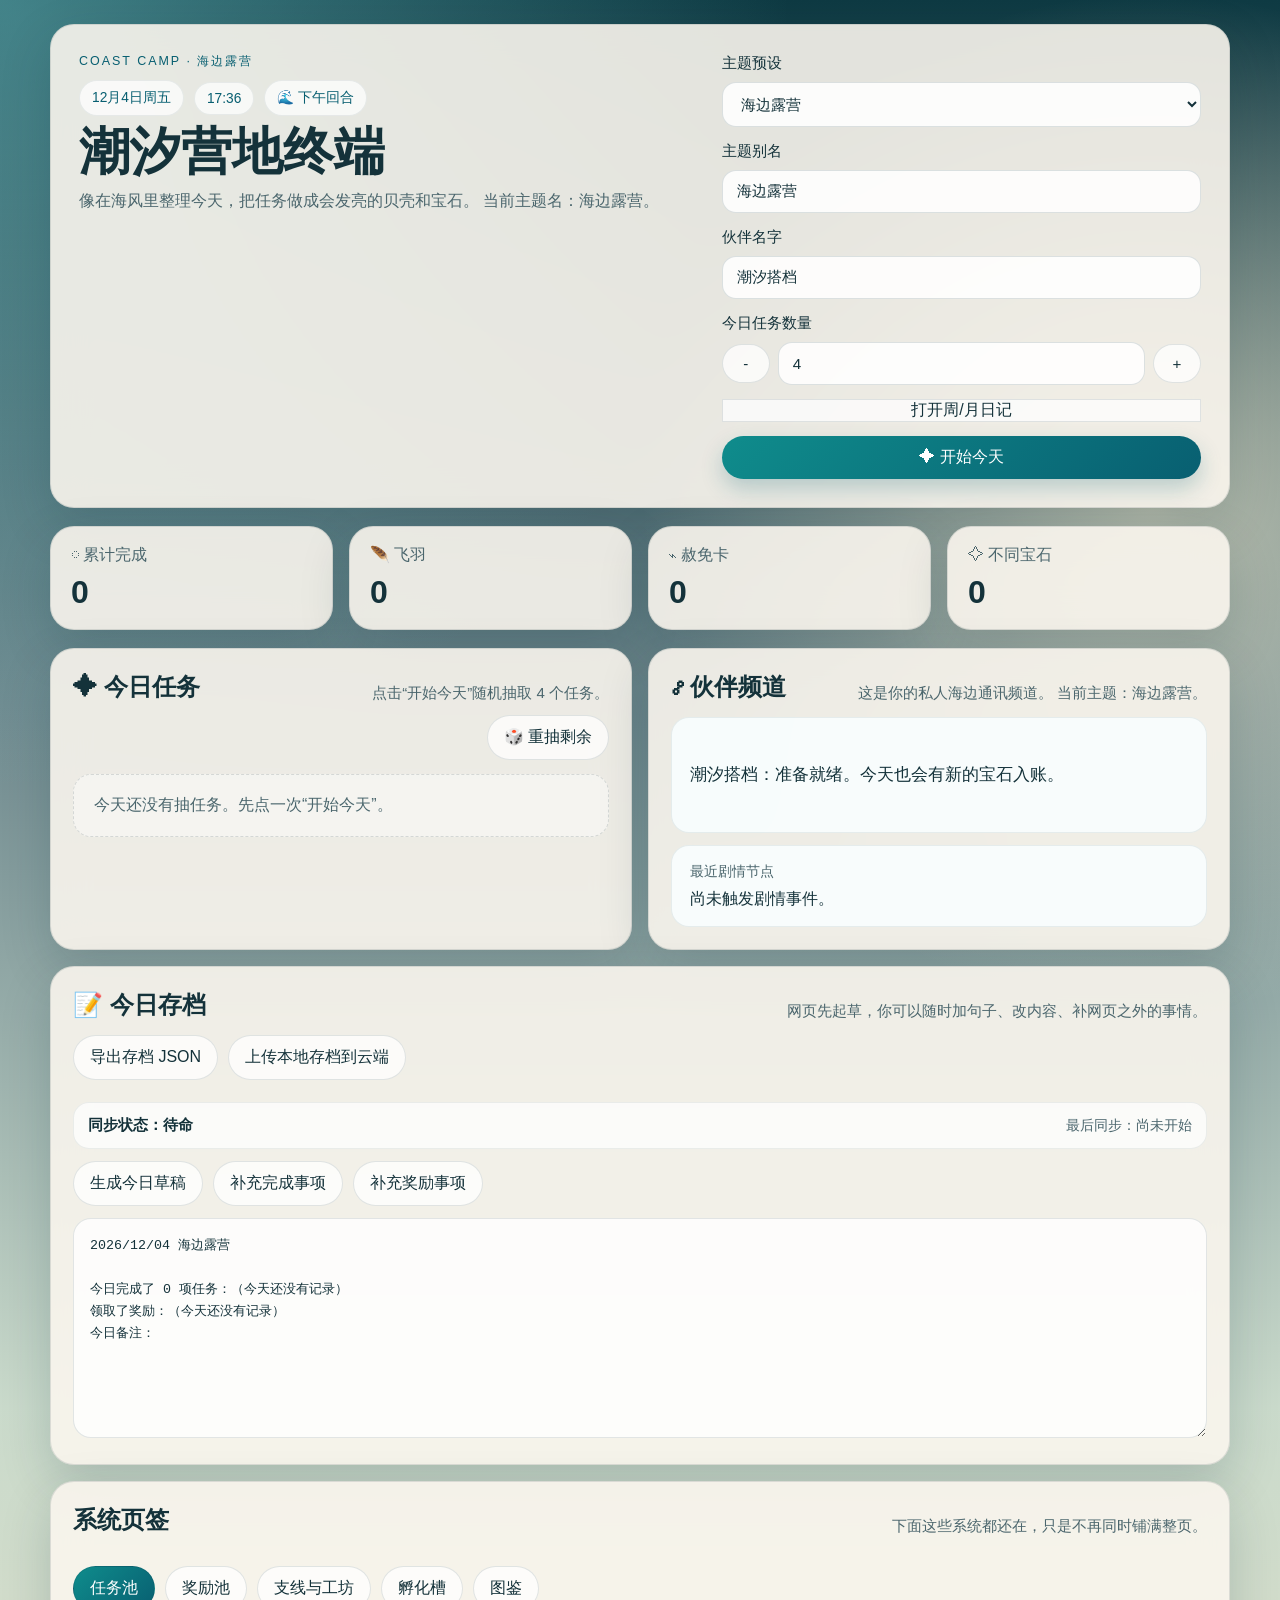
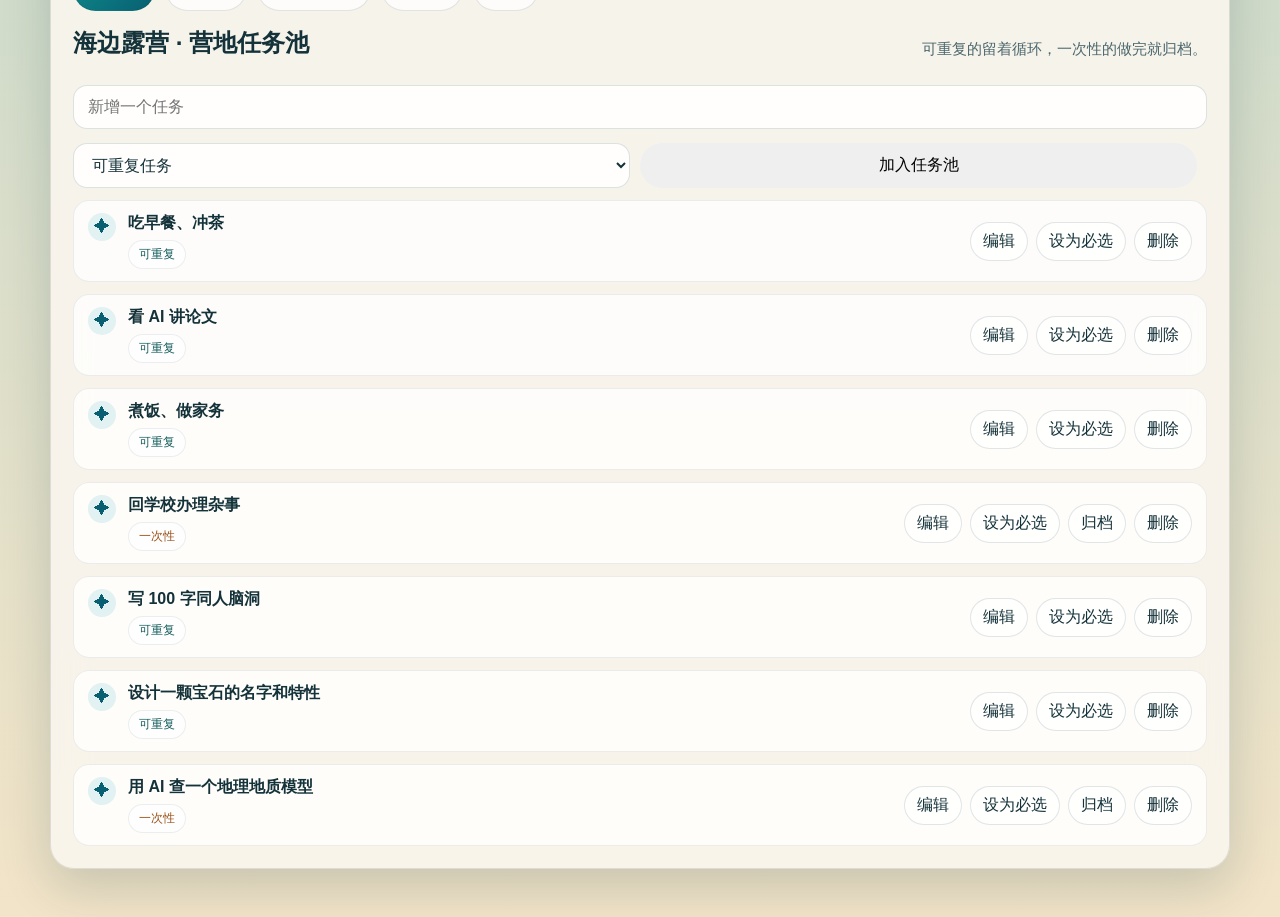
<file: index.html>
<!DOCTYPE html>
<html lang="zh-CN">
  <head>
    <meta charset="UTF-8" />
    <meta name="viewport" content="width=device-width, initial-scale=1.0" />
    <title>生活游戏助手</title>
    <link rel="stylesheet" href="./styles.css" />
  </head>
  <body>
    <div class="shell">
      <header class="hero card">
        <div>
          <p id="themeBadge" class="eyebrow">COAST CAMP</p>
          <div class="time-ribbon">
            <span id="currentDate">--</span>
            <span id="currentTime">--:--</span>
            <span id="dayPhase">白昼阶段</span>
          </div>
          <h1 id="heroTitle">潮汐营地终端</h1>
          <p id="heroCopy" class="hero-copy">
            一个把日常任务变成抽取、奖励、收集与伙伴陪伴的小型终端。
          </p>
        </div>
        <div class="hero-controls">
          <label>
            主题预设
            <select id="themeSelect">
              <option value="coast">海边露营</option>
              <option value="digital">数码驯兽师</option>
              <option value="splat">涂地打工</option>
            </select>
          </label>
          <label>
            主题别名
            <input id="themeInput" type="text" placeholder="给这个主题起个你自己的名字" />
          </label>
          <label>
            伙伴名字
            <input id="companionInput" type="text" />
          </label>
          <label>
            今日任务数量
            <div class="count-control">
              <button id="decreaseTaskCountButton" class="ghost" type="button">-</button>
              <input id="taskCountInput" type="text" inputmode="numeric" pattern="[0-9]*" value="4" />
              <button id="increaseTaskCountButton" class="ghost" type="button">+</button>
            </div>
          </label>
          <a class="ghost link-button" href="./diary.html">打开周/月日记</a>
          <button id="drawTasksButton" class="primary">✦ 开始今天</button>
        </div>
      </header>

      <section class="stats-grid">
        <article class="stat card">
          <span>◌ 累计完成</span>
          <strong id="completedCount">0</strong>
        </article>
        <article class="stat card">
          <span>🪶 飞羽</span>
          <strong id="featherCount">0</strong>
        </article>
        <article class="stat card">
          <span>⌁ 赦免卡</span>
          <strong id="skipCardCount">0</strong>
        </article>
        <article class="stat card">
          <span>✧ 不同宝石</span>
          <strong id="uniqueGemCount">0</strong>
        </article>
      </section>

      <main class="dashboard compact-dashboard">
        <section class="panel card focus-panel">
          <div class="panel-head">
            <h2>✦ 今日任务</h2>
            <p id="todayHint">点击“开始今天”随机抽取 4 个任务。</p>
          </div>
          <div class="panel-tools">
            <button id="redrawTasksButton" class="ghost">🎲 重抽剩余</button>
          </div>
          <div id="todayTasks" class="task-list"></div>
        </section>

        <section class="panel card focus-panel">
          <div class="panel-head">
            <h2>☍ 伙伴频道</h2>
            <p id="companionHint">这是你占优势的一对一支援线路。</p>
          </div>
          <div class="message-box">
            <p id="companionLine">准备就绪。今天也会有新的宝石入账。</p>
          </div>
          <div class="story-box">
            <span>最近剧情节点</span>
            <p id="storyLine">尚未触发剧情事件。</p>
          </div>
        </section>

        <section class="panel card wide focus-panel">
          <div class="panel-head">
            <h2>📝 今日存档</h2>
            <p>网页先起草，你可以随时加句子、改内容、补网页之外的事情。</p>
          </div>
          <div class="save-tools">
            <div class="shell-actions">
              <button id="exportSaveButton" class="ghost" type="button">导出存档 JSON</button>
              <button id="uploadLocalSaveButton" class="ghost" type="button">上传本地存档到云端</button>
            </div>
            <div class="sync-status" id="syncStatusBox">
              <strong id="syncStatusText">同步状态：待命</strong>
              <span id="lastSyncText">最后同步：尚未开始</span>
            </div>
          </div>
          <div class="shell-actions">
            <button id="generateJournalButton" class="ghost">生成今日草稿</button>
            <button id="appendTaskButton" class="ghost">补充完成事项</button>
            <button id="appendRewardButton" class="ghost">补充奖励事项</button>
          </div>
          <textarea id="journalEditor" class="journal-editor" placeholder="这里会生成今天的存档草稿。你也可以直接手动写。"></textarea>
        </section>

        <section class="panel card wide systems-panel">
          <div class="panel-head">
            <h2>系统页签</h2>
            <p>下面这些系统都还在，只是不再同时铺满整页。</p>
          </div>
          <div class="tab-bar">
            <button class="tab-button active" type="button" data-tab="tasks">任务池</button>
            <button class="tab-button" type="button" data-tab="rewards">奖励池</button>
            <button class="tab-button" type="button" data-tab="quests">支线与工坊</button>
            <button class="tab-button" type="button" data-tab="hatchery">孵化槽</button>
            <button class="tab-button" type="button" data-tab="codex">图鉴</button>
          </div>

          <div class="tab-panels">
            <section class="tab-panel active" data-tab-panel="tasks">
          <div class="panel-head">
            <h2 id="taskPoolTitle">营地任务池</h2>
            <p>可重复的留着循环，一次性的做完就归档。</p>
          </div>
          <form id="taskForm" class="stack-form">
            <input id="taskInput" type="text" placeholder="新增一个任务" />
            <div class="inline-controls">
              <select id="taskTypeSelect">
                <option value="repeatable">可重复任务</option>
                <option value="one-time">一次性任务</option>
              </select>
              <button type="submit">加入任务池</button>
            </div>
          </form>
          <div id="taskPool" class="chip-list"></div>
            </section>

            <section class="tab-panel" data-tab-panel="rewards">
          <div class="panel-head">
            <h2 id="rewardPoolTitle">营地奖励池</h2>
            <p>即时享受直接领取，事件支线会进入待完成面板。</p>
          </div>
          <form id="rewardForm" class="stack-form">
            <input id="rewardInput" type="text" placeholder="新增一个奖励" />
            <div class="inline-controls">
              <select id="rewardTypeSelect">
                <option value="repeatable">可重复奖励</option>
                <option value="one-time">一次性奖励</option>
              </select>
              <select id="rewardModeSelect">
                <option value="instant">即时享受</option>
                <option value="quest">事件支线</option>
              </select>
              <button type="submit">加入奖励池</button>
            </div>
          </form>
          <div id="rewardPool" class="chip-list"></div>
            </section>

            <section class="tab-panel" data-tab-panel="quests">
          <div class="panel-head">
            <h2>🎁 已解锁支线</h2>
            <p>事件型奖励会先落到这里，做完只拿轻反馈，不再套主循环。</p>
          </div>
          <div class="codex-summary side-summary">
            <article class="codex-stat">
              <span>🗂️ 待完成</span>
              <strong id="questCount">0</strong>
            </article>
            <article class="codex-stat">
              <span>🐚 贝壳收集</span>
              <strong id="shellCount">0</strong>
            </article>
          </div>
          <div id="questBoard" class="task-list"></div>
          <div class="shell-workshop">
            <div class="panel-head compact-head">
              <h3>🐚 贝壳工坊</h3>
              <p>给贝壳一点很轻的用途，不把它做成肝系统。</p>
            </div>
            <div class="shell-actions">
              <button id="redeemStickerButton" class="ghost">用 3 枚贝壳换贴纸</button>
              <button id="redeemLineButton" class="ghost">用 5 枚贝壳解锁台词</button>
            </div>
            <div class="codex-summary side-summary">
              <article class="codex-stat">
                <span>🪪 已得贴纸</span>
                <strong id="stickerCount">0</strong>
              </article>
              <article class="codex-stat">
                <span>💬 特殊台词</span>
                <strong id="specialLineCount">0</strong>
              </article>
            </div>
            <div id="stickerBoard" class="chip-list"></div>
          </div>
            </section>

            <section class="tab-panel" data-tab-panel="hatchery">
          <div class="panel-head">
            <h2>🥚 孵化槽</h2>
            <p>用一点贝壳和宝石光慢慢养出陪伴物，不做重经营。</p>
          </div>
          <div class="hatchery-shell">
            <div class="hatchery-visual" id="hatcheryVisual">🥚</div>
            <div class="hatchery-info">
              <div class="task-headline">
                <h3 id="petName">潮汐蛋</h3>
                <span class="task-tag" id="petStage">蛋期</span>
              </div>
              <p id="petMood" class="task-meta">状态稳定，正在等待一点点照顾。</p>
              <div class="growth-track">
                <div id="growthFill" class="growth-fill"></div>
              </div>
              <p id="growthText" class="task-meta">成长度 0 / 6</p>
            </div>
          </div>
          <div class="shell-actions">
            <button id="feedShellButton" class="ghost">🐚 喂 1 枚贝壳</button>
            <button id="infuseGemButton" class="ghost">💎 注入宝石光</button>
            <button id="decorateStickerButton" class="ghost">🪪 贴上喜欢的贴纸</button>
          </div>
          <div id="petDecor" class="chip-list"></div>
            </section>

            <section class="tab-panel" data-tab-panel="codex">
          <div class="panel-head">
            <h2>◈ 宝石图鉴</h2>
            <p>一边记录掉落，一边看哪些宝石还没收集到。</p>
          </div>
          <div class="codex-summary">
            <article class="codex-stat">
              <span>✨ 已收集</span>
              <strong id="collectedGemCount">0</strong>
            </article>
            <article class="codex-stat">
              <span>🌫️ 未收集</span>
              <strong id="missingGemCount">0</strong>
            </article>
          </div>
          <div id="gemCodex" class="gem-codex"></div>
          <div id="gemLedger" class="ledger"></div>
            </section>
          </div>
        </section>
      </main>
    </div>

    <dialog id="rewardDialog" class="reward-dialog">
      <form method="dialog" class="dialog-shell">
        <div class="dialog-head">
          <p class="eyebrow">REWARD EVENT</p>
          <h3 id="rewardDialogTitle">选择你的奖励</h3>
        </div>
        <div class="shell-actions dialog-tools">
          <button id="rerollRewardButton" class="ghost" type="button">🎲 重抽 3 个</button>
          <button id="showAllRewardsButton" class="ghost" type="button">📚 从全部奖励改选</button>
          <button id="addInstantRewardButton" class="ghost" type="button">➕ 临时新增并领取</button>
        </div>
        <div id="rewardChoices" class="reward-choices"></div>
        <button class="ghost" value="cancel">先不选</button>
      </form>
    </dialog>

    <template id="taskCardTemplate">
      <article class="task-card">
        <div class="task-main">
          <span class="task-icon">◌</span>
          <div>
            <div class="task-headline">
              <h3 class="task-name"></h3>
              <span class="task-tag"></span>
            </div>
            <p class="task-meta"></p>
          </div>
        </div>
        <div class="task-actions">
          <button class="primary complete-button">完成</button>
          <button class="ghost feather-button">用飞羽</button>
        </div>
      </article>
    </template>

    <template id="questCardTemplate">
      <article class="task-card">
        <div class="task-main">
          <span class="task-icon">🎁</span>
          <div>
            <div class="task-headline">
              <h3 class="quest-name"></h3>
              <span class="task-tag quest-tag"></span>
            </div>
            <p class="quest-meta"></p>
          </div>
        </div>
        <div class="task-actions">
          <button class="primary complete-quest-button">完成支线</button>
          <button class="ghost discard-quest-button">移出面板</button>
        </div>
      </article>
    </template>

    <script src="./supabase-sync.js"></script>
    <script src="./app.js"></script>
  </body>
</html>
</file>
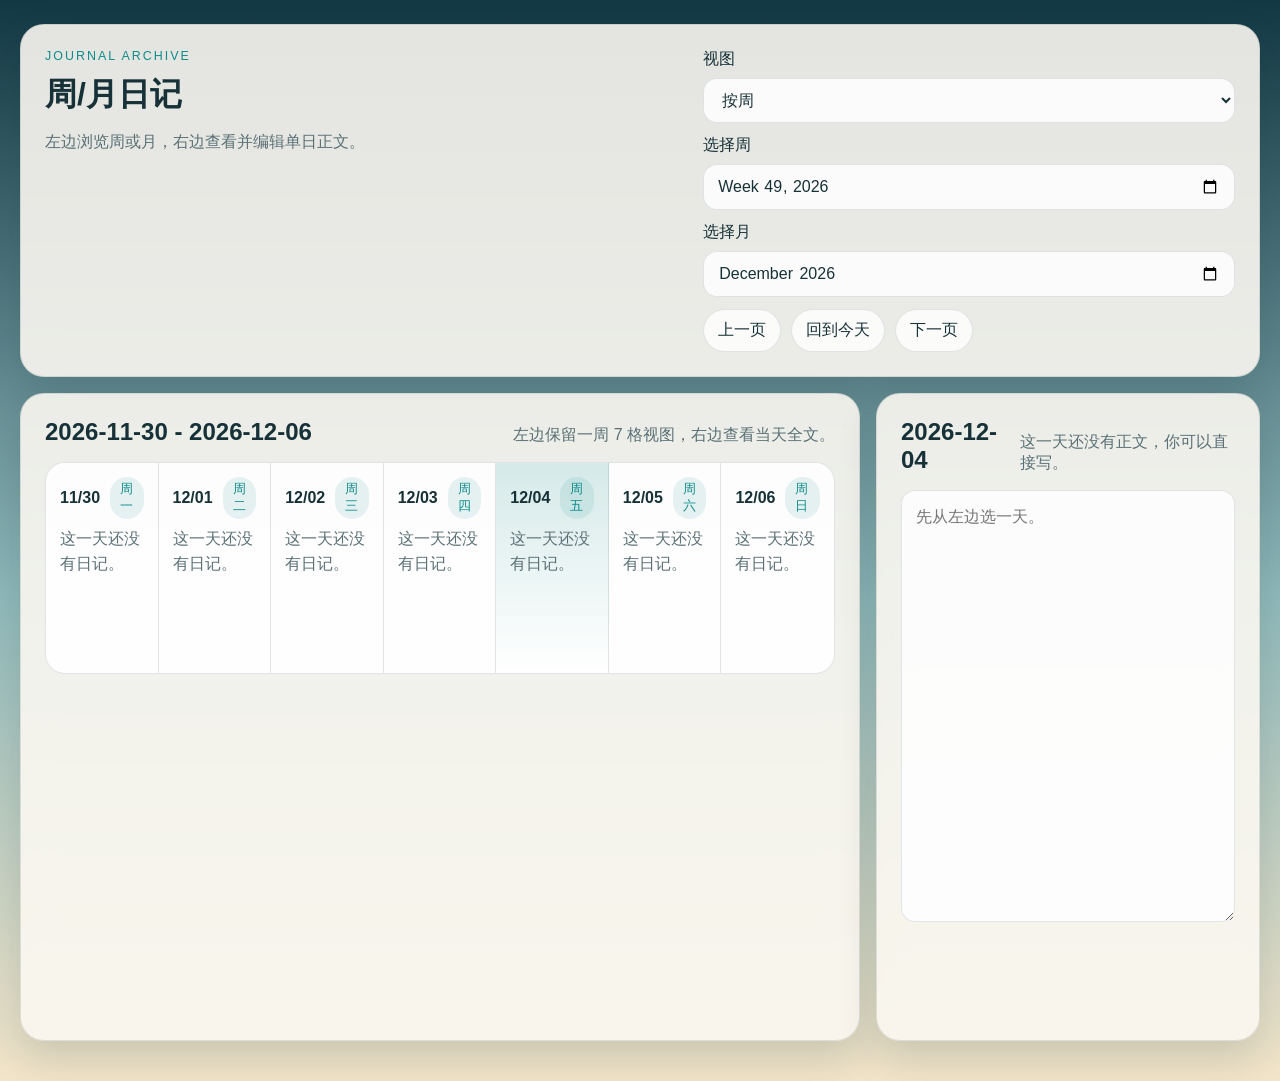
<file: diary.html>
<!DOCTYPE html>
<html lang="zh-CN">
  <head>
    <meta charset="UTF-8" />
    <meta name="viewport" content="width=device-width, initial-scale=1.0" />
    <title>生活游戏助手 · 日记</title>
    <link rel="stylesheet" href="./diary.css" />
  </head>
  <body>
    <div class="shell">
      <header class="hero card">
        <div>
          <p class="eyebrow">JOURNAL ARCHIVE</p>
          <h1>周/月日记</h1>
          <p class="hero-copy">左边浏览周或月，右边查看并编辑单日正文。</p>
        </div>
        <div class="controls">
          <label>
            视图
            <select id="viewMode">
              <option value="week">按周</option>
              <option value="month">按月</option>
            </select>
          </label>
          <label id="weekPickerWrap">
            选择周
            <input id="weekPicker" type="week" />
          </label>
          <label id="monthPickerWrap" hidden>
            选择月
            <input id="monthPicker" type="month" />
          </label>
          <div class="nav-row">
            <button id="prevButton" class="ghost">上一页</button>
            <button id="todayButton" class="ghost">回到今天</button>
            <button id="nextButton" class="ghost">下一页</button>
          </div>
        </div>
      </header>

      <main class="split-layout">
        <section class="card panel">
          <div class="panel-head">
            <h2 id="rangeTitle">本周</h2>
            <p id="rangeHint">左边保留周/月格子视图，右边看完整日记。</p>
          </div>
          <div id="grid" class="day-grid"></div>
        </section>

        <section class="card panel editor-panel">
          <div class="panel-head">
            <h2 id="selectedTitle">选择一天</h2>
            <p id="selectedMeta">右边会显示该天全文。</p>
          </div>
          <textarea id="selectedEditor" class="selected-editor" placeholder="先从左边选一天。"></textarea>
        </section>
      </main>
    </div>

    <template id="dayItemTemplate">
      <article class="day-cell">
        <div class="day-item-head">
          <strong class="day-label"></strong>
          <span class="day-tag"></span>
        </div>
        <p class="day-preview"></p>
      </article>
    </template>

    <script src="./supabase-sync.js"></script>
    <script src="./diary.js"></script>
  </body>
</html>
</file>
<file: styles.css>
:root {
  --bg-top: #0e3a43;
  --bg-bottom: #f2e4c8;
  --panel: rgba(250, 246, 238, 0.9);
  --panel-strong: rgba(248, 252, 252, 0.96);
  --ink: #14323a;
  --muted: #4b666d;
  --accent: #0f8c8c;
  --accent-strong: #085f71;
  --border: rgba(20, 50, 58, 0.12);
  --shadow: 0 18px 50px rgba(11, 43, 53, 0.18);
  --theme-glow-a: rgba(130, 220, 222, 0.45);
  --theme-glow-b: rgba(255, 244, 212, 0.6);
}

* {
  box-sizing: border-box;
}

body {
  margin: 0;
  min-height: 100vh;
  color: var(--ink);
  background:
    radial-gradient(circle at top left, var(--theme-glow-a), transparent 28%),
    radial-gradient(circle at right 10% top 20%, var(--theme-glow-b), transparent 22%),
    linear-gradient(180deg, var(--bg-top), color-mix(in srgb, var(--bg-top) 60%, white) 28%, color-mix(in srgb, var(--bg-bottom) 52%, #9fd0cf) 56%, var(--bg-bottom));
  font-family: "Avenir Next", "PingFang SC", "Hiragino Sans GB", sans-serif;
}

button,
input,
select {
  font: inherit;
}

.shell {
  width: min(1180px, calc(100% - 32px));
  margin: 24px auto 48px;
}

.card {
  backdrop-filter: blur(18px);
  background: var(--panel);
  border: 1px solid var(--border);
  border-radius: 24px;
  box-shadow: var(--shadow);
}

.hero {
  display: grid;
  gap: 20px;
  grid-template-columns: 1.3fr 1fr;
  padding: 28px;
}

.eyebrow {
  margin: 0 0 10px;
  letter-spacing: 0.16em;
  font-size: 0.78rem;
  color: var(--accent-strong);
}

h1,
h2,
h3,
p {
  margin: 0;
}

h1 {
  font-size: clamp(2rem, 4vw, 3.4rem);
  line-height: 0.95;
}

.hero-copy {
  margin-top: 12px;
  max-width: 42rem;
  color: var(--muted);
  line-height: 1.55;
}

.time-ribbon {
  display: flex;
  gap: 10px;
  flex-wrap: wrap;
  align-items: center;
  margin-bottom: 12px;
}

.time-ribbon span {
  display: inline-flex;
  align-items: center;
  padding: 8px 12px;
  border-radius: 999px;
  background: rgba(255, 255, 255, 0.72);
  border: 1px solid rgba(20, 50, 58, 0.08);
  color: var(--accent-strong);
  font-size: 0.86rem;
}

.hero-controls,
.stack-form {
  display: grid;
  gap: 14px;
  align-content: center;
}

label {
  display: grid;
  gap: 8px;
  font-size: 0.95rem;
}

input,
select {
  width: 100%;
  padding: 12px 14px;
  border-radius: 14px;
  border: 1px solid rgba(20, 50, 58, 0.14);
  background: rgba(255, 255, 255, 0.88);
  color: var(--ink);
}

button {
  border: none;
  border-radius: 999px;
  padding: 11px 16px;
  cursor: pointer;
  transition: transform 180ms ease, box-shadow 180ms ease, opacity 180ms ease;
}

.link-button {
  display: inline-flex;
  justify-content: center;
  align-items: center;
  text-decoration: none;
}

button:hover {
  transform: translateY(-1px);
}

button:disabled {
  opacity: 0.45;
  cursor: not-allowed;
  transform: none;
}

.primary {
  color: white;
  background: linear-gradient(135deg, var(--accent), var(--accent-strong));
  box-shadow: 0 10px 22px rgba(8, 95, 113, 0.24);
}

.ghost {
  color: var(--ink);
  background: rgba(255, 255, 255, 0.75);
  border: 1px solid rgba(20, 50, 58, 0.12);
}

.inline-controls {
  display: grid;
  grid-template-columns: repeat(2, minmax(0, 1fr)) auto;
  gap: 10px;
}

.count-control {
  display: grid;
  grid-template-columns: 48px 1fr 48px;
  gap: 8px;
  align-items: center;
}

.count-control button {
  padding: 10px 0;
}

.stats-grid {
  display: grid;
  grid-template-columns: repeat(4, minmax(0, 1fr));
  gap: 16px;
  margin: 18px 0;
}

.stat {
  padding: 18px 20px;
}

.stat span {
  display: block;
  color: var(--muted);
  margin-bottom: 8px;
}

.stat strong {
  font-size: 2rem;
}

.dashboard {
  display: grid;
  grid-template-columns: repeat(2, minmax(0, 1fr));
  gap: 16px;
}

.compact-dashboard {
  align-items: start;
}

.focus-panel {
  min-height: 100%;
}

.systems-panel {
  display: grid;
  gap: 16px;
}

.tab-bar {
  display: flex;
  gap: 10px;
  flex-wrap: wrap;
}

.tab-button {
  border: 1px solid rgba(20, 50, 58, 0.12);
  background: rgba(255, 255, 255, 0.72);
  color: var(--ink);
}

.tab-button.active {
  color: white;
  background: linear-gradient(135deg, var(--accent), var(--accent-strong));
}

.tab-panels {
  display: grid;
}

.tab-panel {
  display: none;
  gap: 12px;
}

.tab-panel.active {
  display: grid;
}

.panel {
  padding: 22px;
}

.wide {
  grid-column: 1 / -1;
}

.panel-head {
  display: flex;
  justify-content: space-between;
  gap: 16px;
  align-items: end;
  margin-bottom: 14px;
}

.panel-head p {
  color: var(--muted);
  font-size: 0.94rem;
}

.compact-head {
  margin-bottom: 10px;
}

.panel-tools {
  display: flex;
  justify-content: flex-end;
  margin: -2px 0 14px;
}

.task-list,
.chip-list,
.ledger,
.gem-codex {
  display: grid;
  gap: 12px;
}

.task-card {
  display: flex;
  justify-content: space-between;
  gap: 16px;
  align-items: center;
  padding: 16px;
  border-radius: 18px;
  background: var(--panel-strong);
  border: 1px solid rgba(20, 50, 58, 0.08);
}

.task-main {
  display: flex;
  gap: 14px;
  align-items: flex-start;
}

.task-icon {
  width: 34px;
  height: 34px;
  display: grid;
  place-items: center;
  border-radius: 999px;
  background: color-mix(in srgb, var(--accent) 12%, white);
  color: var(--accent-strong);
  font-weight: 700;
}

.task-headline {
  display: flex;
  gap: 10px;
  align-items: center;
  flex-wrap: wrap;
  margin-bottom: 6px;
}

.task-meta {
  color: var(--muted);
  font-size: 0.9rem;
}

.task-actions,
.chip-actions {
  display: flex;
  gap: 8px;
  flex-wrap: wrap;
  justify-content: flex-end;
}

.shell-workshop {
  margin-top: 14px;
  padding-top: 14px;
  border-top: 1px solid rgba(20, 50, 58, 0.08);
}

.shell-actions {
  display: flex;
  gap: 10px;
  flex-wrap: wrap;
  margin-bottom: 12px;
}

.save-tools {
  display: grid;
  gap: 10px;
  margin-bottom: 12px;
}

.sync-status {
  display: flex;
  justify-content: space-between;
  gap: 12px;
  align-items: center;
  padding: 12px 14px;
  border-radius: 16px;
  border: 1px solid rgba(20, 50, 58, 0.08);
  background: rgba(255, 255, 255, 0.74);
}

.sync-status strong {
  font-size: 0.95rem;
}

.sync-status span {
  color: var(--muted);
  font-size: 0.9rem;
}

.sync-status.success {
  border-color: rgba(15, 140, 140, 0.24);
  background: rgba(227, 248, 246, 0.88);
}

.sync-status.error {
  border-color: rgba(190, 24, 93, 0.24);
  background: rgba(255, 241, 245, 0.92);
}

.sync-status.loading {
  border-color: rgba(217, 119, 6, 0.24);
  background: rgba(255, 247, 237, 0.92);
}

.dialog-tools {
  margin-top: -2px;
}

.journal-editor {
  width: 100%;
  min-height: 220px;
  resize: vertical;
  padding: 16px;
  border-radius: 18px;
  border: 1px solid rgba(20, 50, 58, 0.12);
  background: rgba(255, 255, 255, 0.82);
  color: var(--ink);
  line-height: 1.65;
}

.hatchery-shell {
  display: grid;
  grid-template-columns: 160px 1fr;
  gap: 16px;
  align-items: center;
  padding: 16px;
  margin-bottom: 14px;
  border-radius: 20px;
  background:
    radial-gradient(circle at top right, rgba(255, 255, 255, 0.58), transparent 30%),
    linear-gradient(180deg, rgba(255, 255, 255, 0.92), rgba(238, 249, 247, 0.9));
  border: 1px solid rgba(20, 50, 58, 0.08);
}

.hatchery-visual {
  display: grid;
  place-items: center;
  min-height: 150px;
  border-radius: 24px;
  font-size: 4.8rem;
  background:
    radial-gradient(circle at 35% 30%, rgba(255, 255, 255, 0.9), transparent 22%),
    radial-gradient(circle at 65% 70%, rgba(15, 140, 140, 0.22), transparent 34%),
    linear-gradient(180deg, rgba(255, 255, 255, 0.8), rgba(221, 243, 240, 0.9));
  box-shadow: inset 0 1px 0 rgba(255, 255, 255, 0.8);
}

.growth-track {
  width: 100%;
  height: 14px;
  overflow: hidden;
  border-radius: 999px;
  background: rgba(20, 50, 58, 0.08);
  margin: 10px 0 8px;
}

.growth-fill {
  height: 100%;
  width: 0%;
  border-radius: inherit;
  background: linear-gradient(90deg, #7dd3fc, var(--accent), #fbbf24);
  transition: width 220ms ease;
}

.task-tag,
.mini-tag {
  display: inline-flex;
  align-items: center;
  padding: 5px 10px;
  border-radius: 999px;
  font-size: 0.78rem;
  background: rgba(255, 255, 255, 0.76);
  border: 1px solid rgba(20, 50, 58, 0.08);
}

.quest-tag {
  color: #8a4b16;
}

.task-tag,
.mini-tag.repeatable {
  color: #165e5e;
}

.mini-tag.one-time {
  color: #9a4f15;
}

.mini-tag.archived {
  color: #6b7280;
}

.chip {
  display: flex;
  justify-content: space-between;
  gap: 12px;
  align-items: center;
  padding: 12px 14px;
  border-radius: 16px;
  background: rgba(255, 255, 255, 0.72);
  border: 1px solid rgba(20, 50, 58, 0.08);
}

.sticker-chip {
  background:
    linear-gradient(135deg, rgba(255, 255, 255, 0.95), rgba(255, 240, 214, 0.9)),
    rgba(255, 255, 255, 0.85);
  box-shadow: 0 10px 24px rgba(20, 50, 58, 0.08);
}

.chip-text {
  color: var(--muted);
  font-size: 0.9rem;
  line-height: 1.45;
}

.chip-main {
  display: flex;
  gap: 12px;
  align-items: flex-start;
}

.chip-main strong {
  display: block;
  margin-bottom: 6px;
}

.chip-icon {
  width: 28px;
  height: 28px;
  display: grid;
  place-items: center;
  border-radius: 999px;
  color: var(--accent-strong);
  background: color-mix(in srgb, var(--accent) 12%, white);
  flex: 0 0 auto;
}

.chip-meta {
  display: flex;
  gap: 6px;
  flex-wrap: wrap;
}

.mini-tag.pinned {
  color: var(--accent-strong);
}

.chip button {
  padding: 8px 12px;
}

.message-box,
.story-box {
  padding: 16px 18px;
  border-radius: 18px;
  background: var(--panel-strong);
  border: 1px solid rgba(20, 50, 58, 0.08);
}

.message-box {
  min-height: 116px;
  display: grid;
  align-items: center;
  margin-bottom: 12px;
}

.message-box p {
  font-size: 1.08rem;
  line-height: 1.6;
}

.story-box span {
  display: block;
  margin-bottom: 8px;
  color: var(--muted);
  font-size: 0.88rem;
}

.ledger-entry {
  display: grid;
  grid-template-columns: 124px minmax(0, 1fr) minmax(0, 1fr) minmax(0, 1.2fr);
  gap: 10px;
  padding: 14px;
  border-radius: 16px;
  background: rgba(255, 255, 255, 0.74);
  border: 1px solid rgba(20, 50, 58, 0.08);
}

.ledger-entry span {
  display: block;
}

.ledger-entry .label {
  color: var(--muted);
  font-size: 0.78rem;
  margin-bottom: 4px;
}

.codex-summary {
  display: grid;
  grid-template-columns: repeat(2, minmax(0, 1fr));
  gap: 12px;
  margin-bottom: 14px;
}

.side-summary {
  margin-bottom: 12px;
}

.codex-stat {
  padding: 14px 16px;
  border-radius: 18px;
  background: rgba(255, 255, 255, 0.72);
  border: 1px solid rgba(20, 50, 58, 0.08);
}

.codex-stat span {
  display: block;
  color: var(--muted);
  margin-bottom: 6px;
}

.codex-stat strong {
  font-size: 1.8rem;
}

.gem-codex {
  grid-template-columns: repeat(auto-fit, minmax(180px, 1fr));
  margin-bottom: 14px;
}

.gem-card {
  padding: 14px 16px;
  border-radius: 18px;
  border: 1px solid rgba(20, 50, 58, 0.08);
  background:
    radial-gradient(circle at top right, rgba(255, 255, 255, 0.72), transparent 32%),
    linear-gradient(160deg, rgba(255, 255, 255, 0.88), rgba(255, 255, 255, 0.72));
}

.gem-card.collected {
  background:
    radial-gradient(circle at top right, rgba(255, 255, 255, 0.88), transparent 28%),
    radial-gradient(circle at bottom left, color-mix(in srgb, var(--gem-color, #93c5fd) 35%, white), transparent 38%),
    linear-gradient(180deg, rgba(255, 255, 255, 0.96), color-mix(in srgb, var(--gem-color, #93c5fd) 22%, white));
  box-shadow: 0 14px 28px color-mix(in srgb, var(--gem-color, #93c5fd) 18%, transparent);
}

.gem-card.missing {
  opacity: 0.75;
  background: rgba(255, 255, 255, 0.5);
}

.gem-card-head {
  display: flex;
  justify-content: space-between;
  gap: 10px;
  align-items: center;
  margin-bottom: 8px;
}

.gem-card p {
  color: var(--muted);
  font-size: 0.88rem;
  line-height: 1.5;
}

.gem-shine {
  font-size: 1.2rem;
  filter: drop-shadow(0 0 12px color-mix(in srgb, var(--gem-color, #93c5fd) 45%, transparent));
}

.reward-dialog {
  width: min(720px, calc(100% - 24px));
  border: none;
  padding: 0;
  border-radius: 26px;
  background: transparent;
}

.reward-dialog::backdrop {
  background: rgba(9, 26, 32, 0.44);
  backdrop-filter: blur(8px);
}

.dialog-shell {
  padding: 24px;
  border-radius: 26px;
  background: linear-gradient(180deg, rgba(252, 249, 242, 0.98), rgba(233, 248, 247, 0.96));
  box-shadow: var(--shadow);
}

.dialog-head {
  margin-bottom: 16px;
}

.reward-choices {
  display: grid;
  gap: 12px;
  margin-bottom: 14px;
}

.reward-option {
  display: flex;
  justify-content: space-between;
  align-items: center;
  gap: 12px;
  padding: 14px;
  border-radius: 16px;
  background: white;
  border: 1px solid rgba(20, 50, 58, 0.08);
}

.reward-option p {
  color: var(--muted);
  font-size: 0.92rem;
  margin-top: 4px;
}

.empty-state {
  padding: 20px;
  border-radius: 18px;
  color: var(--muted);
  background: rgba(255, 255, 255, 0.45);
  border: 1px dashed rgba(20, 50, 58, 0.15);
}

@media (max-width: 960px) {
  .hero,
  .dashboard,
  .stats-grid,
  .codex-summary {
    grid-template-columns: 1fr;
  }

  .ledger-entry {
    grid-template-columns: 1fr;
  }

  .panel-head,
  .task-card,
  .chip,
  .reward-option,
  .gem-card-head,
  .hatchery-shell {
    flex-direction: column;
    align-items: start;
  }

  .inline-controls {
    grid-template-columns: 1fr;
  }

  .sync-status {
    flex-direction: column;
    align-items: start;
  }

  .hatchery-shell {
    display: grid;
    grid-template-columns: 1fr;
  }
}
</file>
<file: diary.css>
:root {
  --bg: linear-gradient(180deg, #123844, #8fb9bb 55%, #f3e5c9);
  --panel: rgba(251, 248, 241, 0.9);
  --ink: #173138;
  --muted: #5a7076;
  --accent: #0f8c8c;
  --border: rgba(23, 49, 56, 0.12);
  --shadow: 0 18px 40px rgba(9, 35, 41, 0.14);
}

* { box-sizing: border-box; }
body {
  margin: 0;
  min-height: 100vh;
  background: var(--bg);
  color: var(--ink);
  font-family: "Avenir Next", "PingFang SC", "Hiragino Sans GB", sans-serif;
}
.shell {
  width: min(1240px, calc(100% - 32px));
  margin: 24px auto 40px;
}
.card {
  border-radius: 24px;
  background: var(--panel);
  border: 1px solid var(--border);
  box-shadow: var(--shadow);
  backdrop-filter: blur(16px);
}
.hero, .panel {
  padding: 24px;
}
.hero {
  display: grid;
  grid-template-columns: 1.2fr 1fr;
  gap: 20px;
}
.eyebrow {
  margin: 0 0 10px;
  letter-spacing: 0.16em;
  font-size: 0.78rem;
  color: var(--accent);
}
h1, h2, p { margin: 0; }
.hero-copy {
  margin-top: 12px;
  line-height: 1.6;
  color: var(--muted);
}
.controls {
  display: grid;
  gap: 12px;
  align-content: center;
}
label {
  display: grid;
  gap: 8px;
}
input, select, button, textarea {
  font: inherit;
}
input, select, textarea {
  width: 100%;
  padding: 12px 14px;
  border-radius: 14px;
  border: 1px solid var(--border);
  background: rgba(255,255,255,0.85);
  color: var(--ink);
}
button {
  border: 1px solid var(--border);
  background: rgba(255,255,255,0.82);
  color: var(--ink);
  border-radius: 999px;
  padding: 10px 14px;
  cursor: pointer;
}
.nav-row {
  display: flex;
  gap: 10px;
  flex-wrap: wrap;
}
.split-layout {
  display: grid;
  grid-template-columns: minmax(0, 1.75fr) minmax(320px, 0.8fr);
  gap: 16px;
  margin-top: 16px;
}
.panel-head {
  display: flex;
  justify-content: space-between;
  gap: 16px;
  margin-bottom: 16px;
  align-items: end;
}
.panel-head p { color: var(--muted); }
.day-grid {
  display: grid;
  grid-template-columns: repeat(7, minmax(0, 1fr));
  gap: 0;
  max-height: 72vh;
  overflow: auto;
  border: 1px solid var(--border);
  border-radius: 20px;
  background: rgba(255,255,255,0.78);
}
.day-cell {
  padding: 14px;
  border-right: 1px solid var(--border);
  border-bottom: 1px solid var(--border);
  background: rgba(255,255,255,0.68);
  cursor: pointer;
  min-height: 210px;
  display: flex;
  flex-direction: column;
}
.day-cell.active {
  background: linear-gradient(180deg, rgba(15,140,140,0.16), rgba(255,255,255,0.94));
}
.day-cell.empty {
  opacity: 0.5;
  background: rgba(245, 244, 239, 0.72);
}
.day-item-head {
  display: flex;
  justify-content: space-between;
  gap: 10px;
  align-items: center;
  margin-bottom: 8px;
}
.day-tag {
  padding: 4px 10px;
  border-radius: 999px;
  background: rgba(15, 140, 140, 0.1);
  color: var(--accent);
  font-size: 0.8rem;
}
.day-preview {
  color: var(--muted);
  line-height: 1.55;
  white-space: pre-line;
  display: -webkit-box;
  -webkit-line-clamp: 9;
  -webkit-box-orient: vertical;
  overflow: hidden;
}
.editor-panel {
  min-height: 72vh;
}
.selected-editor {
  min-height: 48vh;
  resize: vertical;
  line-height: 1.7;
}

.day-grid.month .day-cell {
  min-height: 160px;
}

.day-grid .day-cell:nth-child(7n) {
  border-right: none;
}

.day-grid .day-cell:nth-last-child(-n + 7) {
  border-bottom: none;
}
@media (max-width: 1080px) {
  .hero, .split-layout {
    grid-template-columns: 1fr;
  }
  .day-grid {
    grid-template-columns: repeat(2, minmax(0, 1fr));
  }
  .panel-head, .day-item-head {
    flex-direction: column;
    align-items: start;
  }
}
</file>
